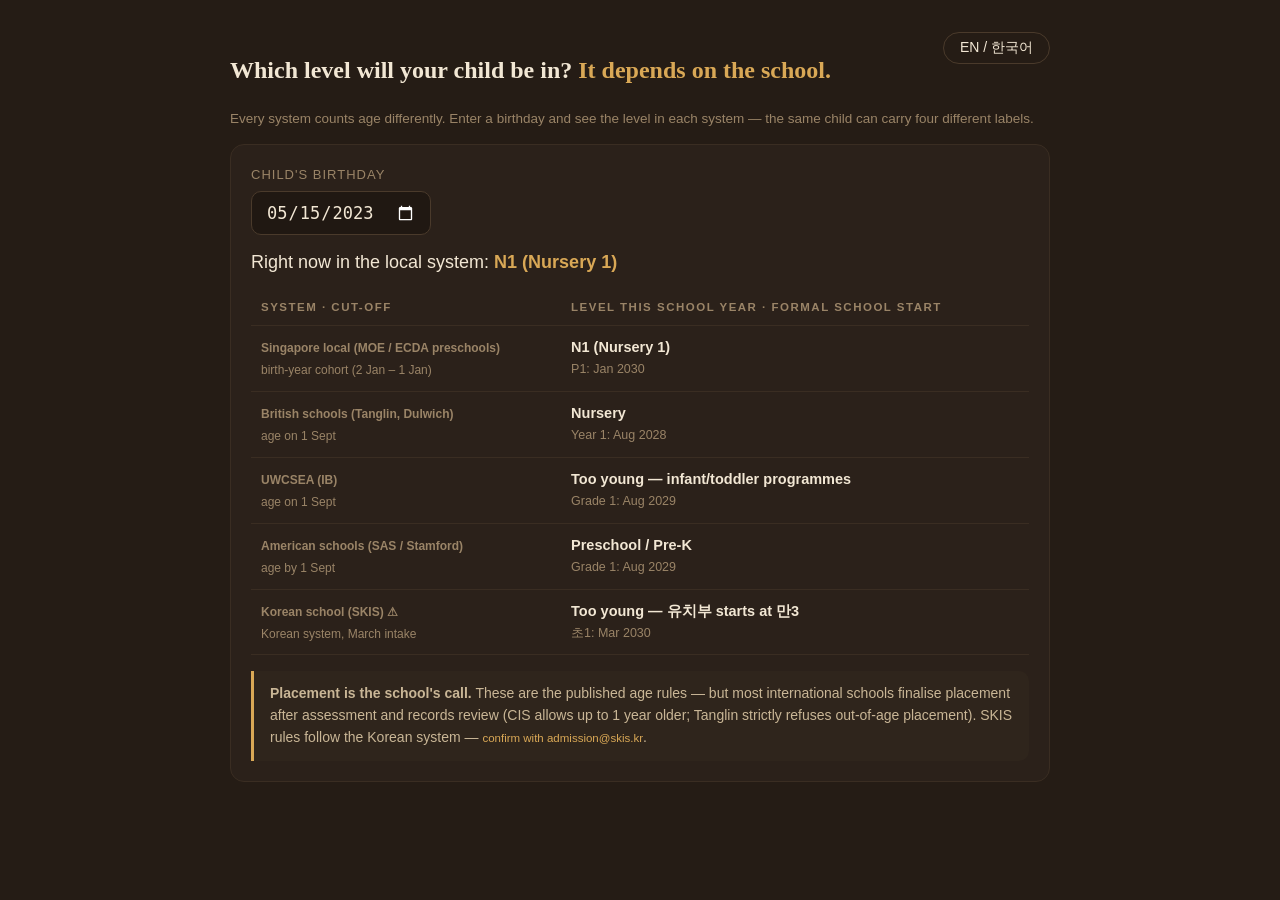
<file: age-calculator-prototype.html>
<!doctype html><html lang="en"><head><meta charset="utf-8">
<meta name="viewport" content="width=device-width,initial-scale=1">
<title>Which level? — birthday calculator prototype</title>
<style>
:root{--bg:#251c15;--panel:#2b211a;--line:#3a2d22;--ink:#f2e7d4;--ink2:#c9b696;--ink3:#9a8467;
--gold:#d9a856;--good:#8fb573;}
body{margin:0;background:var(--bg);color:var(--ink);font:16px/1.55 -apple-system,"Segoe UI","Noto Sans KR",sans-serif;}
.wrap{max-width:820px;margin:0 auto;padding:32px 18px;}
h2{font-family:Georgia,"Noto Serif KR",serif;} h2 .em{color:var(--gold);}
.toggle{float:right;background:none;border:1px solid #4a3a2b;color:var(--ink);border-radius:20px;padding:6px 16px;cursor:pointer;font-size:14px;}
.card{background:var(--panel);border:1px solid var(--line);border-radius:14px;padding:20px;margin:14px 0;}
label{display:block;font-size:13px;color:var(--ink3);letter-spacing:1px;margin-bottom:6px;text-transform:uppercase;}
input[type=date]{background:#201812;border:1px solid #4a3a2b;color:var(--ink);border-radius:10px;padding:10px 14px;font-size:17px;color-scheme:dark;}
.headline{font-size:18px;margin:14px 0 4px;} .headline b{color:var(--gold);}
.sub{color:var(--ink3);font-size:13.5px;}
table{width:100%;border-collapse:collapse;margin-top:14px;font-size:14.5px;}
th{color:var(--ink3);font-size:11.5px;letter-spacing:1.5px;text-align:left;font-weight:600;padding:8px 10px;border-bottom:1px solid var(--line);}
td{padding:10px;border-bottom:1px solid var(--line);vertical-align:top;}
td.sys b{display:block;} td.sys span{color:var(--ink3);font-size:12px;}
.badge{display:inline-block;background:#3a2d22;color:var(--ink2);border-radius:20px;padding:2px 10px;font-size:11.5px;white-space:nowrap;}
td.now b{color:var(--ink);} td .start{color:var(--ink3);font-size:12.5px;display:block;margin-top:2px;}
.note{border-left:3px solid var(--gold);background:#2f251c;border-radius:0 10px 10px 0;padding:12px 16px;margin-top:16px;font-size:14px;color:var(--ink2);}
.verify{color:#d9a856;font-size:11.5px;}
html.ko .lang-en{display:none;} html:not(.ko) .lang-ko{display:none;}
</style></head><body><div class="wrap">
<button class="toggle" onclick="document.documentElement.classList.toggle('ko')">EN / 한국어</button>
<h2><span class="lang-en">Which level will your child be in? <span class="em">It depends on the school.</span></span>
<span class="lang-ko">우리 아이는 몇 반일까요? <span class="em">학교마다 다릅니다.</span></span></h2>
<p class="sub lang-en">Every system counts age differently. Enter a birthday and see the level in each system — the same child can carry four different labels.</p>
<p class="sub lang-ko">학교 시스템마다 나이 계산 기준이 달라요. 생일을 입력하면 시스템별 학년/반을 확인할 수 있어요 — 같은 아이라도 학교에 따라 다른 반이 됩니다.</p>
<div class="card">
<label><span class="lang-en">Child's birthday</span><span class="lang-ko">아이 생일</span></label>
<input type="date" id="bday" value="2023-05-15">
<div id="headline" class="headline"></div>
<div id="results"></div>
<div class="note">
<span class="lang-en"><b>Placement is the school's call.</b> These are the published age rules — but most international schools finalise placement after assessment and records review (CIS allows up to 1 year older; Tanglin strictly refuses out-of-age placement). SKIS rules follow the Korean system — <span class="verify">confirm with admission@skis.kr</span>.</span>
<span class="lang-ko"><b>최종 배정은 학교 재량입니다.</b> 위 내용은 공시된 나이 기준이며, 대부분의 국제학교는 평가와 서류 검토 후 최종 배정해요 (CIS는 최대 1년 위 학년 허용, Tanglin은 나이 기준 외 배정 불가). 한국국제학교(SKIS)는 한국 학제를 따릅니다 — <span class="verify">admission@skis.kr 로 확인하세요</span>.</span>
</div>
</div>
<script>
function ageOn(b, d){ let a=d.getFullYear()-b.getFullYear(); const m=d.getMonth()-b.getMonth();
  if(m<0||(m===0&&d.getDate()<b.getDate())) a--; return a; }
const SG_LV={2:["Playgroup","플레이그룹"],3:["N1 (Nursery 1)","N1 (너서리 1)"],4:["N2 (Nursery 2)","N2 (너서리 2)"],5:["K1 (Kindergarten 1)","K1 (유치원 1)"],6:["K2 (Kindergarten 2)","K2 (유치원 2)"]};
function sgLevel(cAge,yr){ if(cAge<2)return["Infant care","영유아 보육"]; if(SG_LV[cAge])return SG_LV[cAge];
  const p=cAge-6; return p<=6?["P"+p+" (Primary "+p+")","초등 "+p+"학년"]:["Secondary","중등"]; }
function levelFromAnchor(a,names,gradeWord,gradeKo,gradeBase){ // a = age at cutoff
  for(const[n_age,en,ko] of names){ if(a===n_age) return[en,ko]; }
  const g=a-gradeBase; if(g>=1&&g<=12) return[gradeWord+" "+g,gradeKo.replace("N",g)];
  return a<names[0][0]?["Too young — infant/toddler programmes","아직 어려요 — 영유아 프로그램"]:["Secondary","중등"];
}
const SYSTEMS=[
 {id:"sg", en:"Singapore local (MOE / ECDA preschools)", ko:"싱가포르 로컬 (MOE·ECDA 유치원)",
  cutoff:{en:"birth-year cohort (2 Jan – 1 Jan)",ko:"출생연도 기준 (1/2–1/1)"},
  calc:function(b,today){ let cohort=b.getFullYear(); if(b.getMonth()===0&&b.getDate()===1)cohort--;
    const yr=today.getFullYear(); const lvl=sgLevel(yr-cohort,yr);
    return {now:lvl, start:{en:"P1: Jan "+(cohort+7),ko:"P1(초1): "+(cohort+7)+"년 1월"}}; }},
 {id:"uk", en:"British schools (Tanglin, Dulwich)", ko:"영국계 (Tanglin, Dulwich)",
  cutoff:{en:"age on 1 Sept",ko:"9월 1일 기준 나이"},
  calc:function(b,today){ let iy=today.getFullYear(); if(today<new Date(iy,7,1)) iy--; // academic year started Aug/Sep iy
    const a=ageOn(b,new Date(iy,8,1));
    const lvl=levelFromAnchor(a,[[2,"Toddler (Dulwich)","토들러 (Dulwich)"],[3,"Nursery","너서리"],[4,"Reception","리셉션"]],"Year","N학년(Year N)",4);
    let y1=b.getFullYear()+5; if(b.getMonth()>=8) y1+=1;
    return {now:lvl, start:{en:"Year 1: Aug "+y1,ko:"Year 1: "+y1+"년 8월"}}; }},
 {id:"ib", en:"UWCSEA (IB)", ko:"UWCSEA (IB)",
  cutoff:{en:"age on 1 Sept",ko:"9월 1일 기준 나이"},
  calc:function(b,today){ let iy=today.getFullYear(); if(today<new Date(iy,7,1)) iy--;
    const a=ageOn(b,new Date(iy,8,1));
    const lvl=levelFromAnchor(a,[[4,"K1","K1"],[5,"K2","K2"]],"Grade","N학년(Grade N)",5);
    let g1=b.getFullYear()+6; if(b.getMonth()>=8) g1+=1;
    return {now:lvl, start:{en:"Grade 1: Aug "+g1,ko:"Grade 1: "+g1+"년 8월"}}; }},
 {id:"us", en:"American schools (SAS / Stamford)", ko:"미국계 (SAS / Stamford)",
  cutoff:{en:"age by 1 Sept",ko:"9월 1일 기준 나이"},
  calc:function(b,today){ let iy=today.getFullYear(); if(today<new Date(iy,7,1)) iy--;
    const a=ageOn(b,new Date(iy,8,1));
    const lvl=levelFromAnchor(a,[[2,"Nursery (Stamford)","너서리 (Stamford)"],[3,"Preschool / Pre-K","프리스쿨 / Pre-K"],[4,"Pre-K (SAS) · KG1 (Stamford)","Pre-K (SAS) · KG1 (Stamford)"],[5,"Kindergarten (SAS) · KG2 (Stamford)","킨더 (SAS) · KG2 (Stamford)"]],"Grade","N학년(Grade N)",5);
    let g1=b.getFullYear()+6; if(b.getMonth()>=8) g1+=1;
    return {now:lvl, start:{en:"Grade 1: Aug "+g1,ko:"Grade 1: "+g1+"년 8월"}}; }},
 {id:"kr", en:"Korean school (SKIS) ⚠", ko:"한국국제학교 (SKIS) ⚠",
  cutoff:{en:"Korean system, March intake",ko:"한국 학제, 3월 입학"},
  calc:function(b,today){ const by=b.getFullYear();
    let sy=today.getFullYear(); if(today<new Date(sy,2,1)) sy--; // school year started March sy
    const m=sy-by-1; let lvl;
    if(m<3) lvl=["Too young — 유치부 starts at 만3","아직 어려요 — 유치부는 만3세부터"];
    else if(m<=5) lvl=["유치부 만"+m+"세반 (age-"+m+" class)","유치부 만"+m+"세반"];
    else {const g=sy-by-6; lvl=g>=1&&g<=6?["초등 "+g+"학년 (Elementary "+g+")","초등 "+g+"학년"]:["중등 이상","중등 이상"];}
    return {now:lvl, start:{en:"초1: Mar "+(by+7),ko:"초1: "+(by+7)+"년 3월"}}; }}
];
function render(){ const b=new Date(document.getElementById("bday").value+"T00:00:00");
  if(isNaN(b)) return; const today=new Date();
  const sg=SYSTEMS[0].calc(b,today);
  document.getElementById("headline").innerHTML=
   '<span class="lang-en">Right now in the local system: <b>'+sg.now[0]+'</b></span>'+
   '<span class="lang-ko">현재 로컬 시스템 기준: <b>'+sg.now[1]+'</b></span>';
  let rows=SYSTEMS.map(function(s){ const r=s.calc(b,today);
   return '<tr><td class="sys"><b><span class="lang-en">'+s.en+'</span><span class="lang-ko">'+s.ko+'</span></b>'+
    '<span><span class="lang-en">'+s.cutoff.en+'</span><span class="lang-ko">'+s.cutoff.ko+'</span></span></td>'+
    '<td class="now"><b><span class="lang-en">'+r.now[0]+'</span><span class="lang-ko">'+r.now[1]+'</span></b>'+
    '<span class="start"><span class="lang-en">'+r.start.en+'</span><span class="lang-ko">'+r.start.ko+'</span></span></td></tr>';}).join("");
  document.getElementById("results").innerHTML=
   '<table><thead><tr><th><span class="lang-en">SYSTEM · CUT-OFF</span><span class="lang-ko">시스템 · 기준일</span></th>'+
   '<th><span class="lang-en">LEVEL THIS SCHOOL YEAR · FORMAL SCHOOL START</span><span class="lang-ko">현재 학년 · 정규 입학 시기</span></th></tr></thead><tbody>'+rows+'</tbody></table>';
}
document.getElementById("bday").addEventListener("input",render); render();
</script></div></body></html>
</file>
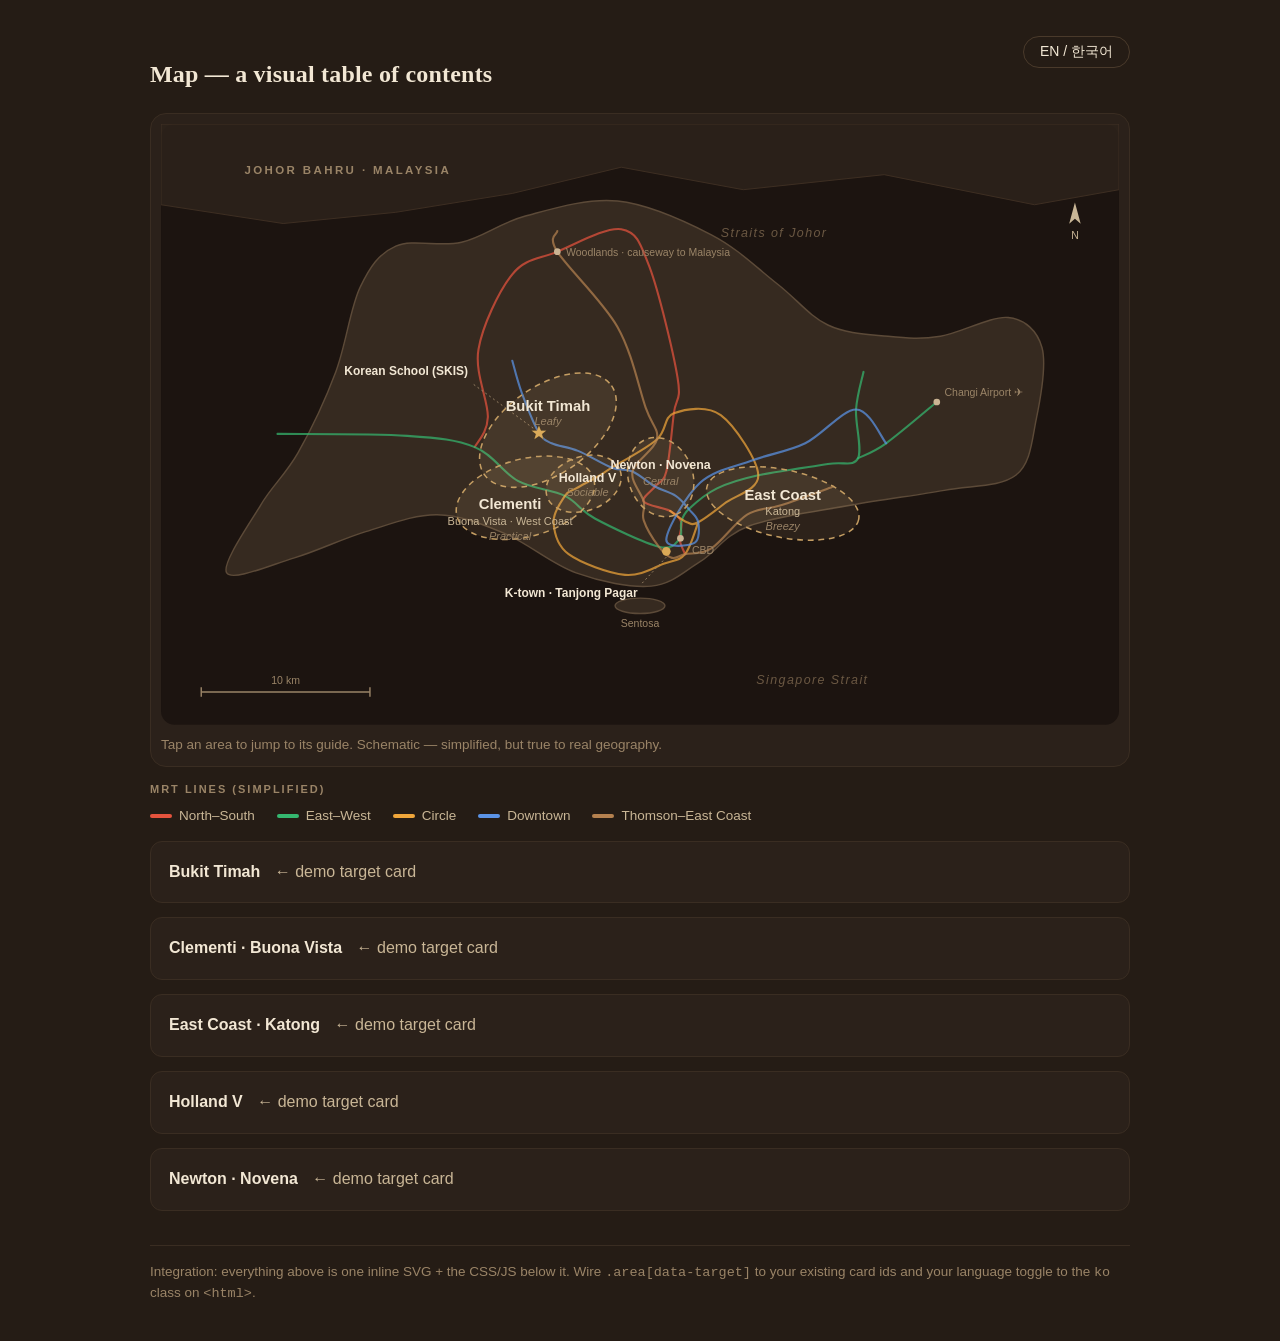
<file: index copy.html>
<!doctype html><html lang="en"><head><meta charset="utf-8">
<meta name="viewport" content="width=device-width,initial-scale=1">
<title>SG map — corrected schematic</title><style>
:root{
  --bg:#251c15; --panel:#2b211a; --sea:#1c1410; --land:#38290a12; --land-fill:#362a20;
  --johor:#2d231b; --coastline:#5c4a38; --ink:#f2e7d4; --ink-2:#c9b696; --ink-3:#9a8467;
  --gold:#d9a856; --area-fill:rgba(233,196,138,.08); --area-stroke:#c49d62;
  --nsl:#e5533d; --ewl:#35b76f; --ccl:#f0a63a; --dtl:#5b93e6; --tel:#b5814f;
}
body{margin:0;background:var(--bg);color:var(--ink);
     font:16px/1.55 -apple-system,"Segoe UI","Noto Sans KR",sans-serif;}
.wrap{max-width:980px;margin:0 auto;padding:36px 20px;}
h2{font-family:Georgia,"Noto Serif KR",serif;font-weight:600;letter-spacing:.2px;}
.mapbox{background:var(--panel);border:1px solid #3a2d22;border-radius:16px;padding:10px;}
figcaption{color:var(--ink-3);font-size:13.5px;margin-top:10px;}
svg{display:block;width:100%;height:auto;}
.sea{fill:var(--sea);}
.island{fill:var(--land-fill);stroke:var(--coastline);stroke-width:1.5;}
.johor{fill:var(--johor);stroke:#453527;stroke-width:1;opacity:.85;}
.ln{fill:none;stroke-width:2.2;stroke-linecap:round;stroke-linejoin:round;opacity:.72;}
.nsl{stroke:var(--nsl)} .ewl{stroke:var(--ewl)} .ccl{stroke:var(--ccl)}
.dtl{stroke:var(--dtl)} .tel{stroke:var(--tel)}
.area ellipse{fill:var(--area-fill);stroke:var(--area-stroke);stroke-width:1.6;
  stroke-dasharray:6 5;transition:all .18s;}
.area{cursor:pointer;outline:none;}
.area:hover ellipse,.area:focus-visible ellipse{fill:rgba(233,196,138,.17);
  stroke:#e8c88f;stroke-dasharray:none;stroke-width:2.2;}
.area:focus-visible ellipse{stroke:#fff;}
text{fill:var(--ink-2);font-family:inherit;}
.area-name{fill:var(--ink);font-size:15.5px;font-weight:700;}
.area-name.sm{font-size:13px;}
.area-sub{fill:var(--ink-2);font-size:11.5px;}
.area-vibe{fill:var(--ink-3);font-size:11.5px;font-style:italic;}
.ctx{fill:var(--ink-3);font-size:12px;letter-spacing:2.5px;font-weight:600;}
.water{fill:#6b5843;font-size:13px;font-style:italic;letter-spacing:1.5px;}
.tiny{fill:var(--ink-3);font-size:11px;}
.lm circle{fill:#cbb392;} .lm .dot-k{fill:var(--gold);}
.lm-lbl{fill:var(--ink);font-size:12.5px;font-weight:600;}
.leader{stroke:var(--ink-3);stroke-width:1;stroke-dasharray:2 3;}
.star{fill:var(--gold);stroke:#00000055;stroke-width:.5;}
.scale line{stroke:var(--ink-3);stroke-width:1.5;}
.north path{fill:var(--ink-2);} .north text{font-size:11px;fill:var(--ink-2);}
.legend{display:flex;flex-wrap:wrap;gap:8px 22px;margin-top:14px;color:var(--ink-2);font-size:13.5px;}
.legend b{font-size:11px;letter-spacing:2px;color:var(--ink-3);width:100%;font-weight:600;}
.key{display:inline-block;width:22px;height:4px;border-radius:2px;margin-right:7px;vertical-align:middle;}
.toggle{float:right;background:none;border:1px solid #4a3a2b;color:var(--ink);
  border-radius:20px;padding:6px 16px;cursor:pointer;font-size:14px;}
html.ko .lang-en{display:none;} html:not(.ko) .lang-ko{display:none;}

.card{background:var(--panel);border:1px solid #3a2d22;border-radius:12px;
 padding:18px;margin:14px 0;color:var(--ink-2);}
.card b{color:var(--ink);margin-right:10px;}
.card.flash{outline:2px solid var(--gold);}
.note{color:var(--ink-3);font-size:13.5px;border-top:1px solid #3a2d22;
 margin-top:34px;padding-top:16px;}</style></head><body><div class="wrap">
<button class="toggle" id="langToggle">EN / 한국어</button>
<h2><span class="lang-en">Map — a visual table of contents</span>
<span class="lang-ko">지도 — 한눈에 보는 목차</span></h2>
<figure class="mapbox" style="margin:0"><svg id="sgmap" viewBox="0 0 1000 627" xmlns="http://www.w3.org/2000/svg" role="img"
     aria-label="Schematic map of Singapore showing the five shortlisted areas">
  <rect class="sea" x="0" y="0" width="1000" height="627" rx="14"/>
  <path class="johor" d="M 0.0,0.0 L 0.0,84.3 L 127.5,103.9 L 245.1,92.2 L 366.7,72.5 L 480.4,45.1 L 607.8,68.6 L 754.9,52.9 L 911.8,84.3 L 1000.0,68.6 L 1000.0,0.0 Z"/>
  <path class="island" d="M 68.6,468.6 C 62.7,459.5 91.5,418.9 103.9,398.0 C 116.3,377.1 130.0,366.3 143.1,343.1 C 156.2,319.9 171.6,287.6 182.4,258.8 C 193.2,230.1 197.4,192.5 207.8,170.6 C 218.2,148.7 227.4,135.3 245.1,127.5 C 262.8,119.7 291.1,128.7 313.7,123.5 C 336.2,118.3 353.3,103.3 380.4,96.1 C 407.5,88.9 444.1,77.1 476.5,80.4 C 508.9,83.7 546.7,101.3 574.5,115.7 C 602.3,130.1 622.8,151.0 643.1,166.7 C 663.4,182.4 676.8,200.7 696.1,209.8 C 715.4,219.0 739.2,219.6 758.8,221.6 C 778.4,223.6 792.8,224.9 813.7,221.6 C 834.6,218.3 866.6,200.1 884.3,202.0 C 901.9,203.9 914.7,215.7 919.6,233.3 C 924.5,250.9 918.3,285.6 913.7,307.8 C 909.1,330.0 908.2,354.3 892.2,366.7 C 876.2,379.1 846.4,377.2 817.6,382.4 C 788.8,387.6 753.6,391.8 719.6,398.0 C 685.6,404.2 639.9,409.8 613.7,419.6 C 587.6,429.4 579.7,446.4 562.7,456.9 C 545.7,467.4 533.4,480.4 511.8,482.4 C 490.2,484.3 458.8,477.8 433.3,468.6 C 407.8,459.5 383.0,437.6 358.8,427.5 C 334.6,417.4 312.4,408.1 288.2,407.8 C 264.0,407.5 238.5,418.0 213.7,425.5 C 188.9,433.0 163.4,445.7 139.2,452.9 C 115.0,460.1 74.5,477.8 68.6,468.6 Z"/>
  <ellipse class="island" cx="500.0" cy="502.9" rx="26" ry="8"/>
  <g class="mrt">
    <path class="ln nsl" d="M 327.5,337.3 C 329.8,332.1 340.6,322.9 341.2,305.9 C 341.8,288.9 327.1,260.1 331.4,235.3 C 335.6,210.5 353.0,173.9 366.7,156.9 C 380.4,139.9 394.8,141.2 413.7,133.3 C 432.6,125.5 464.4,107.2 480.4,109.8 C 496.4,112.4 500.0,123.2 509.8,149.0 C 519.6,174.8 535.0,239.2 539.2,264.7 C 543.5,290.2 537.2,285.7 535.3,302.0 C 533.3,318.3 530.8,350.0 527.5,362.7 C 524.2,375.4 519.6,373.2 515.7,378.4 C 511.8,383.6 501.3,389.9 503.9,394.1 C 506.5,398.4 524.9,400.3 531.4,403.9 C 537.9,407.5 541.5,410.8 543.1,415.7 C 544.7,420.6 540.5,427.8 541.2,433.3 C 541.9,438.9 546.1,446.4 547.1,449.0 "/>
    <path class="ln ewl" d="M 121.6,323.5 C 144.1,323.8 222.6,323.2 256.9,325.5 C 291.2,327.8 308.2,329.5 327.5,337.3 C 346.8,345.1 356.8,364.0 372.5,372.5 C 388.2,381.0 408.2,381.6 421.6,388.2 C 435.0,394.8 436.6,403.0 452.9,411.8 C 469.2,420.6 504.9,437.6 519.6,441.2 C 534.3,444.8 537.3,437.6 541.2,433.3 C 545.1,429.1 541.5,420.9 543.1,415.7 C 544.7,410.5 544.8,407.9 551.0,402.0 C 557.2,396.1 568.3,386.3 580.4,380.4 C 592.5,374.5 604.2,370.9 623.5,366.7 C 642.8,362.4 678.8,357.8 696.1,354.9 C 713.4,351.9 722.6,358.5 727.5,349.0 C 732.4,339.5 724.5,313.0 725.5,298.0 C 726.5,283.0 732.0,265.3 733.3,258.8 "/>
    <path class="ln ewl" d="M 727.5,349.0 C 732.4,346.4 743.2,343.1 756.9,333.3 C 770.6,323.5 801.0,297.4 809.8,290.2 "/>
    <path class="ln ccl" d="M 531.4,403.9 C 534.3,405.9 544.1,413.7 549.0,415.7 C 553.9,417.7 554.3,419.0 560.8,415.7 C 567.3,412.4 577.8,404.3 588.2,396.1 C 598.7,387.9 624.1,382.1 623.5,366.7 C 622.9,351.3 599.0,314.7 584.3,303.9 C 569.6,293.1 546.4,297.8 535.3,302.0 C 524.2,306.2 528.4,319.9 517.6,329.4 C 506.8,338.9 481.1,352.3 470.6,358.8 C 460.2,365.3 461.1,365.0 454.9,368.6 C 448.7,372.2 438.9,377.1 433.3,380.4 C 427.8,383.7 425.5,382.3 421.6,388.2 C 417.7,394.1 409.2,405.6 409.8,415.7 C 410.4,425.8 413.1,439.9 425.5,449.0 C 437.9,458.1 467.6,469.0 484.3,470.6 C 501.0,472.2 515.0,462.4 525.5,458.8 C 536.0,455.2 541.2,456.2 547.1,449.0 C 553.0,441.8 558.5,421.2 560.8,415.7 "/>
    <path class="ln dtl" d="M 366.7,247.1 C 368.3,252.6 371.9,268.0 376.5,280.4 C 381.1,292.8 388.9,312.8 394.1,321.6 C 399.3,330.4 400.9,330.0 407.8,333.3 C 414.7,336.6 424.8,336.9 435.3,341.2 C 445.8,345.4 461.1,355.2 470.6,358.8 C 480.1,362.4 484.7,359.4 492.2,362.7 C 499.7,366.0 508.2,374.1 515.7,378.4 C 523.2,382.6 531.4,384.3 537.3,388.2 C 543.2,392.1 547.1,397.4 551.0,402.0 C 554.9,406.6 559.8,409.8 560.8,415.7 C 561.8,421.6 562.4,434.4 556.9,437.3 C 551.4,440.2 526.5,443.8 527.5,433.3 C 528.5,422.8 547.7,388.2 562.7,374.5 C 577.7,360.8 599.3,357.9 617.6,351.0 C 635.9,344.1 654.5,342.1 672.5,333.3 C 690.5,324.5 711.4,298.0 725.5,298.0 C 739.6,298.0 751.7,327.4 756.9,333.3 "/>
    <path class="ln tel" d="M 413.7,111.8 C 413.7,115.4 403.2,116.6 413.7,133.3 C 424.2,150.0 461.1,184.7 476.5,211.8 C 491.9,238.9 499.0,276.5 505.9,296.1 C 512.8,315.7 519.9,318.3 517.6,329.4 C 515.3,340.5 494.5,351.9 492.2,362.7 C 489.9,373.5 501.9,385.6 503.9,394.1 C 505.8,402.6 501.3,405.9 503.9,413.7 C 506.5,421.5 514.7,434.7 519.6,441.2 C 524.5,447.7 528.7,451.6 533.3,452.9 C 537.9,454.2 540.2,450.6 547.1,449.0 C 554.0,447.4 563.7,450.0 574.5,443.1 C 585.3,436.2 599.7,415.3 611.8,407.8 C 623.9,400.3 632.1,402.9 647.1,398.0 C 662.1,393.1 692.9,381.7 702.0,378.4 "/>
  </g>
  <text class="ctx lang-en" x="195" y="52" text-anchor="middle">JOHOR BAHRU · MALAYSIA</text><text class="ctx lang-ko" x="195" y="52" text-anchor="middle">조호르바루 · 말레이시아</text>
  <text class="water lang-en" x="640" y="118" text-anchor="middle">Straits of Johor</text><text class="water lang-ko" x="640" y="118" text-anchor="middle">조호르 해협</text>
  <text class="water lang-en" x="680" y="585" text-anchor="middle">Singapore Strait</text><text class="water lang-ko" x="680" y="585" text-anchor="middle">싱가포르 해협</text>
  <text class="tiny lang-en" x="500.0" y="524.9" text-anchor="middle">Sentosa</text><text class="tiny lang-ko" x="500.0" y="524.9" text-anchor="middle">센토사</text>
  <g class="lm">
    <circle cx="413.7" cy="133.3" r="3.5"/>
    <text class="tiny lang-en" x="422.7" y="137.3" text-anchor="start">Woodlands · causeway to Malaysia</text><text class="tiny lang-ko" x="422.7" y="137.3" text-anchor="start">우드랜즈 · 말레이시아 육로</text>
    <circle cx="542.2" cy="432.4" r="3.5"/>
    <text class="tiny lang-en" x="554.2" y="448.4" text-anchor="start">CBD</text><text class="tiny lang-ko" x="554.2" y="448.4" text-anchor="start">시내 (CBD)</text>
    <circle cx="527.5" cy="446.1" r="4.5" class="dot-k"/>
    <line x1="527.5" y1="452.1" x2="501.5" y2="480.1" class="leader"/>
    <text class="lm-lbl lang-en" x="497.5" y="494.1" text-anchor="end">K-town · Tanjong Pagar</text><text class="lm-lbl lang-ko" x="497.5" y="494.1" text-anchor="end">코리아타운 · 탄종파가</text>
    <circle cx="809.8" cy="290.2" r="3.5"/>
    <text class="tiny lang-en" x="817.8" y="284.2" text-anchor="start">Changi Airport ✈</text><text class="tiny lang-ko" x="817.8" y="284.2" text-anchor="start">창이공항 ✈</text>
    <path class="star" transform="translate(394.5,322.5) scale(1.15)"
          d="M0,-7 L1.9,-2.2 7,-2.2 2.9,1 4.3,6 0,3 -4.3,6 -2.9,1 -7,-2.2 -1.9,-2.2 Z"/>
    <line x1="388.5" y1="317.5" x2="324.5" y2="270.5" class="leader"/>
    <text class="lm-lbl lang-en" x="320.5" y="262.5" text-anchor="end">Korean School (SKIS)</text><text class="lm-lbl lang-ko" x="320.5" y="262.5" text-anchor="end">한국국제학교 (SKIS)</text>
  </g>
  
  <g class="area" id="area-bukit-timah" data-target="bukit-timah" tabindex="0" role="link"
     aria-label="Bukit Timah — jump to section">
    <ellipse cx="403.9" cy="319.6" rx="81.0" ry="45.8" transform="rotate(-35 403.9 319.6)"/>
    <text class="area-name lang-en" x="403.9" y="299.6" text-anchor="middle">Bukit Timah</text><text class="area-name lang-ko" x="403.9" y="299.6" text-anchor="middle">부킷 티마</text>
    
    <text class="area-vibe lang-en" x="403.9" y="314.6" text-anchor="middle">Leafy</text><text class="area-vibe lang-ko" x="403.9" y="314.6" text-anchor="middle">녹음</text>
  </g>
  <g class="area" id="area-clementi" data-target="clementi" tabindex="0" role="link"
     aria-label="Clementi — jump to section">
    <ellipse cx="380.4" cy="390.2" rx="74.0" ry="40.5" transform="rotate(-15 380.4 390.2)"/>
    <text class="area-name lang-en" x="364.4" y="402.2" text-anchor="middle">Clementi</text><text class="area-name lang-ko" x="364.4" y="402.2" text-anchor="middle">클레멘티</text>
    <text class="area-sub lang-en" x="364.4" y="418.2" text-anchor="middle">Buona Vista · West Coast</text><text class="area-sub lang-ko" x="364.4" y="418.2" text-anchor="middle">부오나비스타 · 웨스트코스트</text>
    <text class="area-vibe lang-en" x="364.4" y="434.2" text-anchor="middle">Practical</text><text class="area-vibe lang-ko" x="364.4" y="434.2" text-anchor="middle">실속</text>
  </g>
  <g class="area" id="area-east-coast" data-target="east-coast" tabindex="0" role="link"
     aria-label="East Coast — jump to section">
    <ellipse cx="649.0" cy="396.1" rx="81.0" ry="35.2" transform="rotate(12 649.0 396.1)"/>
    <text class="area-name lang-en" x="649.0" y="392.1" text-anchor="middle">East Coast</text><text class="area-name lang-ko" x="649.0" y="392.1" text-anchor="middle">이스트 코스트</text>
    <text class="area-sub lang-en" x="649.0" y="408.1" text-anchor="middle">Katong</text><text class="area-sub lang-ko" x="649.0" y="408.1" text-anchor="middle">카통</text>
    <text class="area-vibe lang-en" x="649.0" y="424.1" text-anchor="middle">Breezy</text><text class="area-vibe lang-ko" x="649.0" y="424.1" text-anchor="middle">여유</text>
  </g>
  <g class="area" id="area-holland-v" data-target="holland-v" tabindex="0" role="link"
     aria-label="Holland V — jump to section">
    <ellipse cx="441.2" cy="375.5" rx="40.5" ry="28.2" transform="rotate(-20 441.2 375.5)"/>
    <text class="area-name sm lang-en" x="445.2" y="373.5" text-anchor="middle">Holland V</text><text class="area-name sm lang-ko" x="445.2" y="373.5" text-anchor="middle">홀랜드 빌리지</text>
    
    <text class="area-vibe lang-en" x="445.2" y="388.5" text-anchor="middle">Sociable</text><text class="area-vibe lang-ko" x="445.2" y="388.5" text-anchor="middle">사교</text>
  </g>
  <g class="area" id="area-newton" data-target="newton" tabindex="0" role="link"
     aria-label="Newton · Novena — jump to section">
    <ellipse cx="521.6" cy="368.6" rx="42.3" ry="33.5" transform="rotate(70 521.6 368.6)"/>
    <text class="area-name sm lang-en" x="521.6" y="360.6" text-anchor="middle">Newton · Novena</text><text class="area-name sm lang-ko" x="521.6" y="360.6" text-anchor="middle">뉴튼 · 노베나</text>
    
    <text class="area-vibe lang-en" x="521.6" y="376.6" text-anchor="middle">Central</text><text class="area-vibe lang-ko" x="521.6" y="376.6" text-anchor="middle">도심</text>
  </g>
  <g class="scale" transform="translate(42,593)">
    <line x1="0" y1="0" x2="176.1" y2="0"/>
    <line x1="0" y1="-5" x2="0" y2="5"/><line x1="176.1" y1="-5" x2="176.1" y2="5"/>
    <text class="tiny lang-en" x="88.05" y="-8" text-anchor="middle">10 km</text><text class="tiny lang-ko" x="88.05" y="-8" text-anchor="middle">10 km</text>
  </g>
  <g class="north" transform="translate(954,96)">
    <path d="M0,-14 L6,8 0,3 -6,8 Z"/><text x="0" y="24" text-anchor="middle">N</text>
  </g>
</svg>
<figcaption><span class="lang-en">Tap an area to jump to its guide. Schematic — simplified, but true to real geography.</span>
<span class="lang-ko">지역을 누르면 해당 안내로 이동합니다. 실제 지리에 기반한 개략도입니다.</span></figcaption></figure>
<div class="legend"><b class="lang-en">MRT LINES (SIMPLIFIED)</b><b class="lang-ko">MRT 노선 (간략화)</b>
<span><i class="key" style="background:var(--nsl)"></i><span class="lang-en">North–South</span><span class="lang-ko">남북선</span></span>
<span><i class="key" style="background:var(--ewl)"></i><span class="lang-en">East–West</span><span class="lang-ko">동서선</span></span>
<span><i class="key" style="background:var(--ccl)"></i><span class="lang-en">Circle</span><span class="lang-ko">서클선</span></span>
<span><i class="key" style="background:var(--dtl)"></i><span class="lang-en">Downtown</span><span class="lang-ko">다운타운선</span></span>
<span><i class="key" style="background:var(--tel)"></i><span class="lang-en">Thomson–East Coast</span><span class="lang-ko">톰슨-이스트코스트선</span></span></div>
<div class="card" id="card-bukit-timah"><b class="lang-en">Bukit Timah</b><b class="lang-ko">부킷 티마</b> <span>← demo target card</span></div><div class="card" id="card-clementi"><b class="lang-en">Clementi · Buona Vista</b><b class="lang-ko">클레멘티 · 부오나비스타</b> <span>← demo target card</span></div><div class="card" id="card-east-coast"><b class="lang-en">East Coast · Katong</b><b class="lang-ko">이스트 코스트 · 카통</b> <span>← demo target card</span></div><div class="card" id="card-holland-v"><b class="lang-en">Holland V</b><b class="lang-ko">홀랜드 빌리지</b> <span>← demo target card</span></div><div class="card" id="card-newton"><b class="lang-en">Newton · Novena</b><b class="lang-ko">뉴튼 · 노베나</b> <span>← demo target card</span></div>
<div class="note">Integration: everything above is one inline SVG + the CSS/JS below it.
Wire <code>.area[data-target]</code> to your existing card ids and your language toggle
to the <code>ko</code> class on <code>&lt;html&gt;</code>.</div>
</div><script>
document.querySelectorAll(".area").forEach(a=>{
  const go=()=>{const t=document.getElementById("card-"+a.dataset.target);
    if(t){t.scrollIntoView({behavior:"smooth",block:"center"});
          t.classList.add("flash");setTimeout(()=>t.classList.remove("flash"),1200);}};
  a.addEventListener("click",go);
  a.addEventListener("keydown",e=>{if(e.key==="Enter"||e.key===" "){e.preventDefault();go();}});
});
document.getElementById("langToggle").addEventListener("click",
  ()=>document.documentElement.classList.toggle("ko"));
</script></body></html>
</file>
